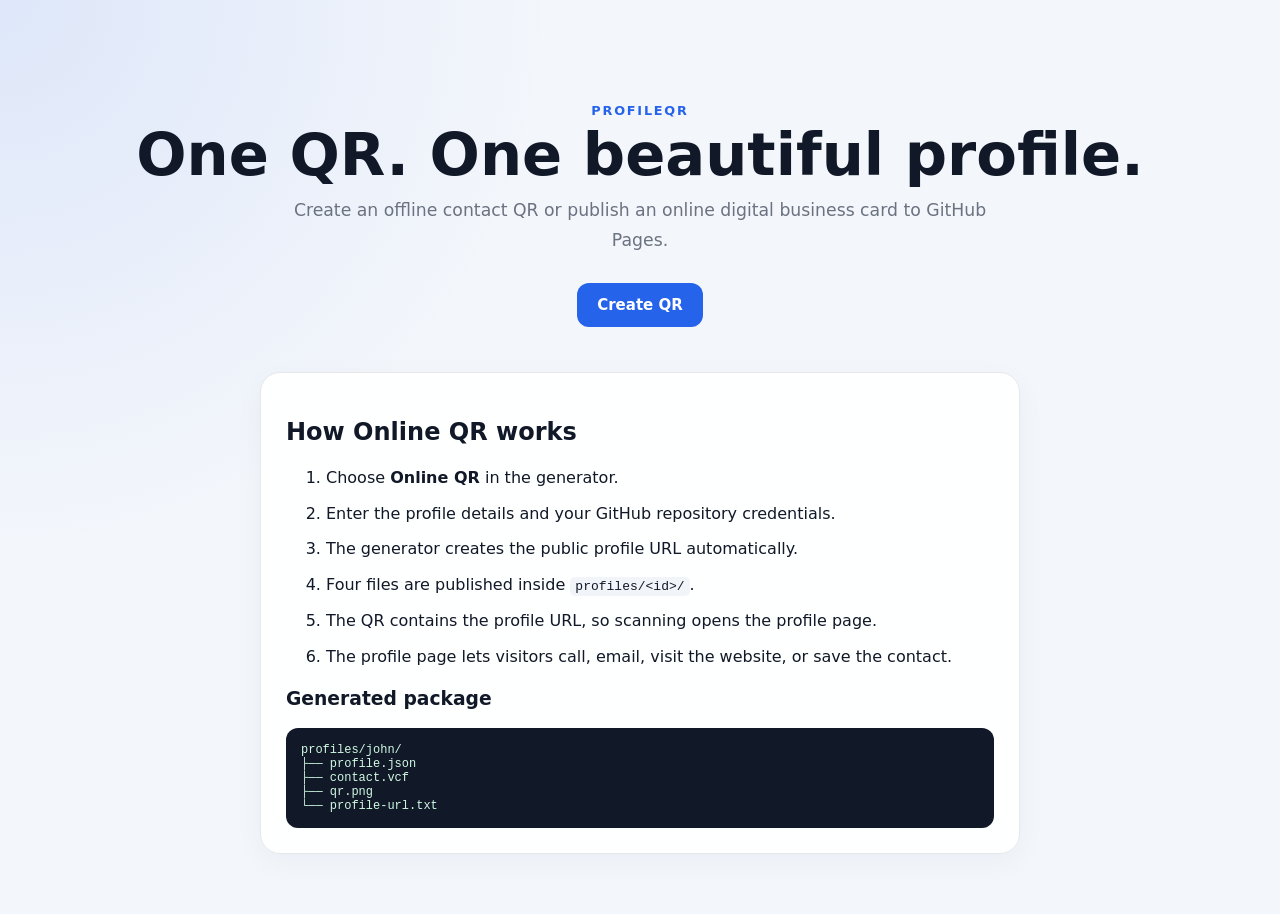
<file: index.html>
<!DOCTYPE html>
<html lang="en">
<head>
    <meta charset="UTF-8">
    <meta name="viewport" content="width=device-width, initial-scale=1.0">
    <title>ProfileQR AAA</title>
    <link rel="stylesheet" href="style.css">
</head>
<body>
<div class="container">
    <div class="hero">
        <span class="eyebrow">ProfileQR</span>
        <h1>One QR. One beautiful profile.</h1>
        <p>Create an offline contact QR or publish an online digital business card to GitHub Pages.</p>
        <div class="actions">
            <a class="btn primary" href="admin.html">Create QR</a>
        </div>
    </div>

    <div class="info-card">
        <h2>How Online QR works</h2>
        <ol>
            <li>Choose <strong>Online QR</strong> in the generator.</li>
            <li>Enter the profile details and your GitHub repository credentials.</li>
            <li>The generator creates the public profile URL automatically.</li>
            <li>Four files are published inside <code>profiles/&lt;id&gt;/</code>.</li>
            <li>The QR contains the profile URL, so scanning opens the profile page.</li>
            <li>The profile page lets visitors call, email, visit the website, or save the contact.</li>
        </ol>

        <h3>Generated package</h3>
        <pre class="package-tree">profiles/john/
├── profile.json
├── contact.vcf
├── qr.png
└── profile-url.txt</pre>
    </div>
</div>
</body>
</html>
</file>
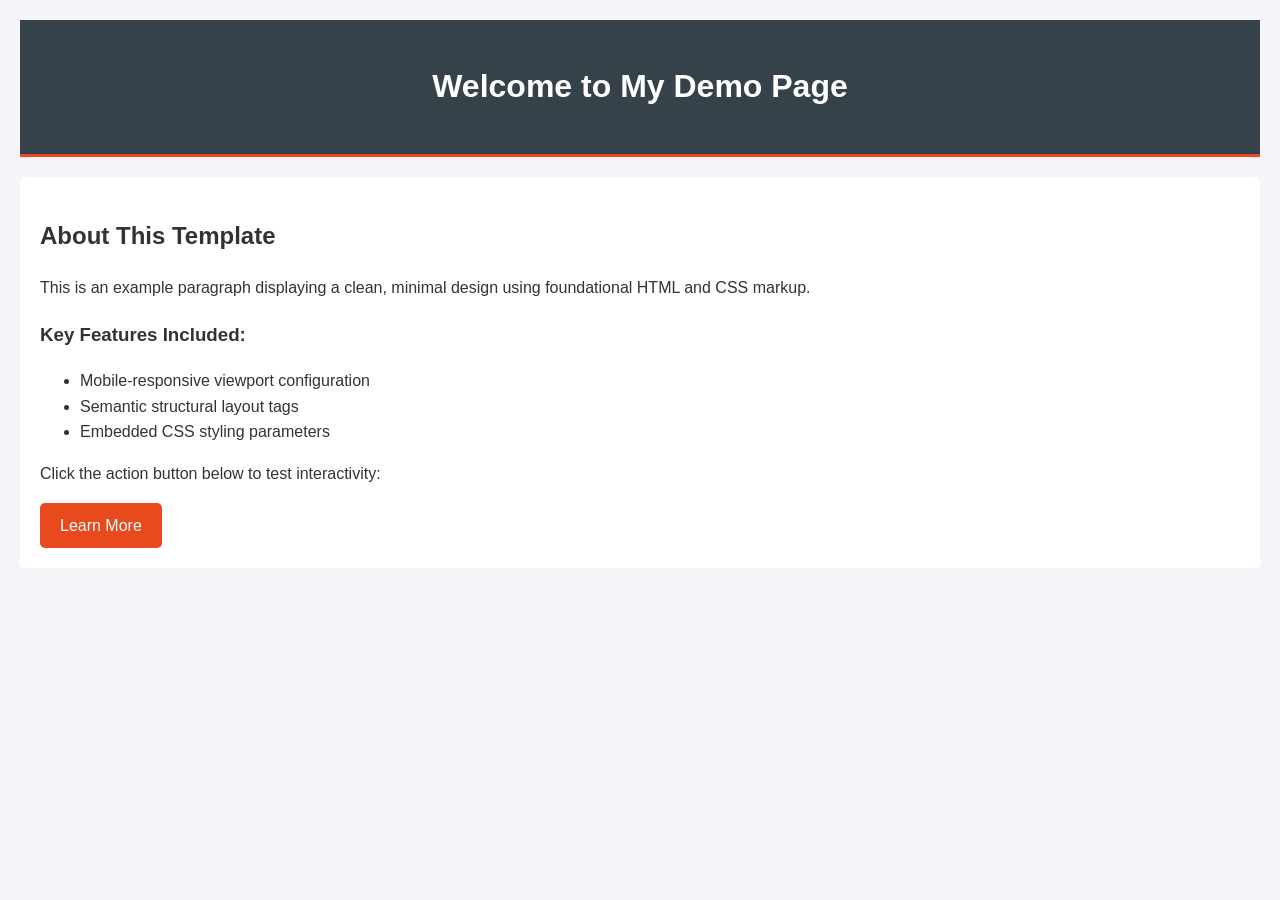
<file: web/index.html>
<!DOCTYPE html>
<html lang="en">
<head>
    <meta charset="UTF-8">
    <meta name="viewport" content="width=device-width, initial-scale=1.0">
    <title>Demo Sample Webpage</title>
    <style>
        body {
            font-family: Arial, sans-serif;
            line-height: 1.6;
            margin: 0;
            padding: 20px;
            background-color: #f4f4f9;
            color: #333;
        }
        header {
            background: #35424a;
            color: #ffffff;
            padding: 20px;
            text-align: center;
            border-bottom: #e8491d 3px solid;
        }
        main {
            padding: 20px;
            background: #ffffff;
            margin-top: 20px;
            border-radius: 5px;
        }
        .btn {
            display: inline-block;
            background: #e8491d;
            color: #ffffff;
            padding: 10px 20px;
            text-decoration: none;
            border-radius: 5px;
        }
        .btn:hover {
            background: #333333;
        }
    </style>
</head>
<body>

    <header>
        <h1>Welcome to My Demo Page</h1>
    </header>

    <main>
        <h2>About This Template</h2>
        <p>This is an example paragraph displaying a clean, minimal design using foundational HTML and CSS markup.</p>
        
        <h3>Key Features Included:</h3>
        <ul>
            <li>Mobile-responsive viewport configuration</li>
            <li>Semantic structural layout tags</li>
            <li>Embedded CSS styling parameters</li>
        </ul>

        <p>Click the action button below to test interactivity:</p>
        <a href="https://example.com" class="btn" target="_blank">Learn More</a>
    </main>

</body>
</html>
</file>
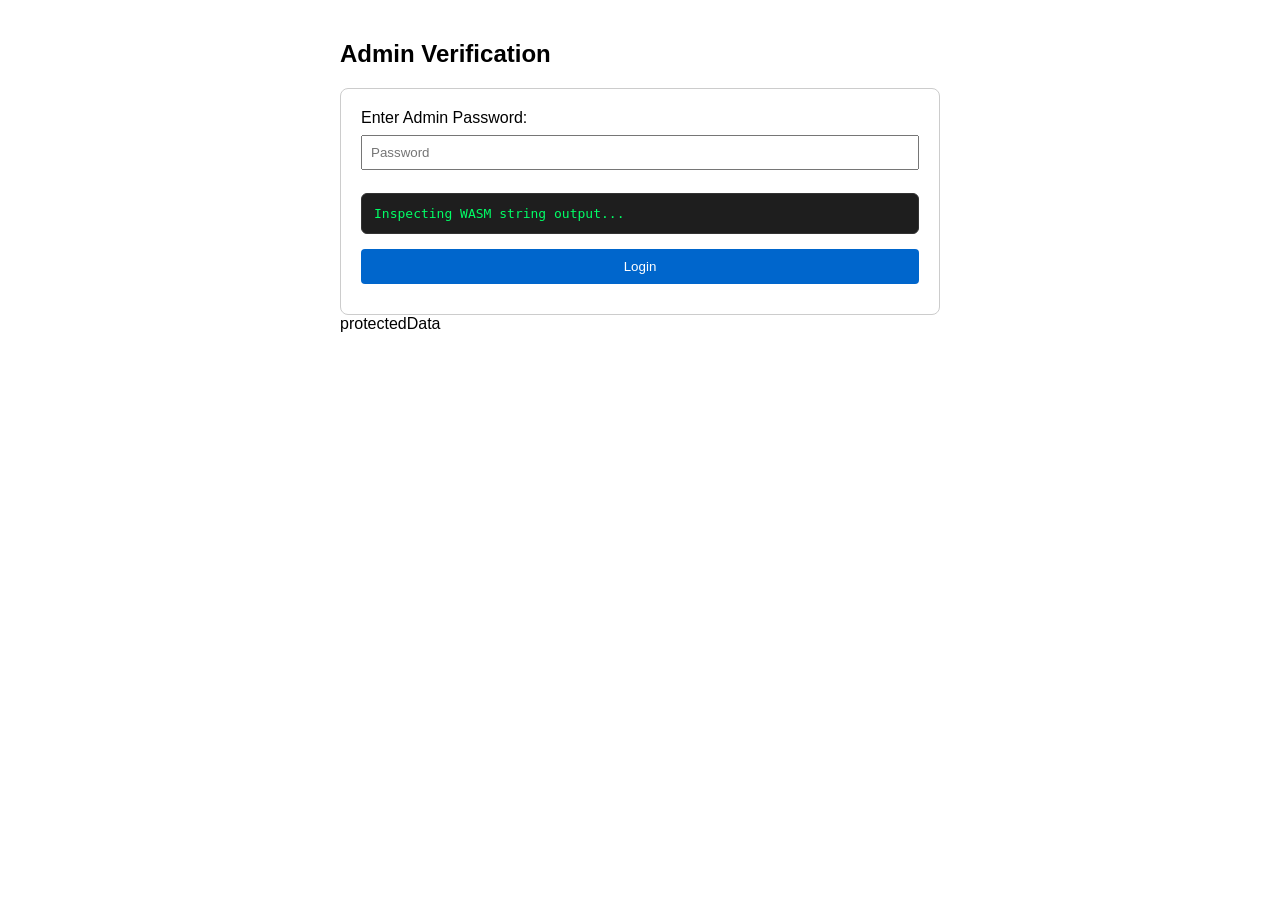
<file: admin_check.html>
<!DOCTYPE html>
<html lang="en">
<head>
  <meta charset="UTF-8">
  <title>Admin Dashboard - WASM Inspector</title>
  <style>
    body { font-family: sans-serif; padding: 20px; max-width: 600px; margin: auto; }
    .hidden { display: none; }
    .card { border: 1px solid #ccc; padding: 20px; border-radius: 8px; margin-top: 15px; }
    input { width: 100%; padding: 8px; margin: 8px 0; box-sizing: border-box; }
    button { background: #0066cc; color: #fff; padding: 10px; border: none; width: 100%; border-radius: 4px; cursor: pointer; }
    .error { color: red; margin-top: 10px; }
    
    /* Style for WASM Debug Inspection */
    .test-box { 
      background: #1e1e1e; 
      color: #00ff66; 
      border: 1px solid #333; 
      padding: 12px; 
      border-radius: 6px; 
      font-family: monospace; 
      font-size: 13px;
      word-break: break-all;
      white-space: pre-wrap;
      margin: 15px 0;
    }
  </style>


</head>
<body>

  <h2>Admin Verification</h2>

  <!-- LOGIN FORM -->
  <div id="loginForm" class="card">
    <label for="adminPass">Enter Admin Password:</label>
    <input type="password" id="adminPass" placeholder="Password">

    <!-- WASM STRING INSPECTOR OUTPUT -->
    <p class="test-box" id="wasmPreview">Inspecting WASM string output...</p>

    <div id="manualTokenContainer" class="hidden">
      <label for="manualToken">GitHub Token (WASM Token Not Found):</label>
      <input type="password" id="manualToken" placeholder="ghp_... or github_pat_...">
    </div>

    <button onclick="attemptLogin()">Login</button>
    <div id="statusMsg" class="error"></div>
  </div>
<div id="protectedData">protectedData</div>
   <!-- 1. Include check_url.js -->
  <script src="./check_url.js"></script>
</body>
</html>
</file>
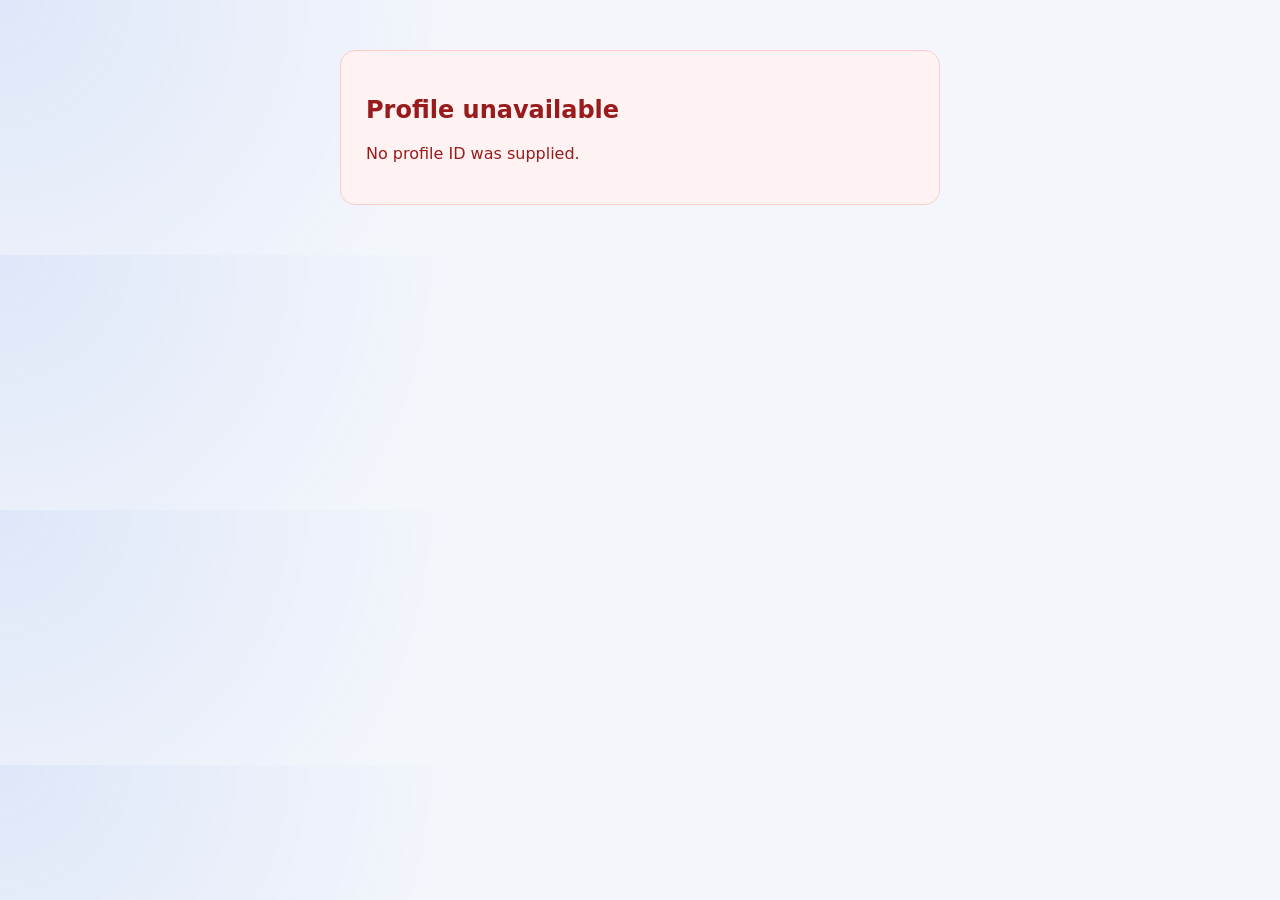
<file: profile.html>
<!DOCTYPE html>
<html lang="en">
<head>
<meta charset="UTF-8">
<meta name="viewport" content="width=device-width, initial-scale=1.0">
<title>Contact Profile</title>
<link rel="stylesheet" href="style.css">
</head>
<body>
<div id="app"><div class="loading">Loading profile...</div></div>

<script>
"use strict";

const app = document.getElementById("app");
const params = new URLSearchParams(window.location.search);
const id = params.get("id");

function escapeHTML(value) {
  return String(value || "")
    .replace(/&/g, "&amp;").replace(/</g, "&lt;").replace(/>/g, "&gt;")
    .replace(/"/g, "&quot;").replace(/'/g, "&#039;");
}

function escapeVCard(value) {
  if (!value) return "";
  return String(value).replace(/\\/g, "\\\\").replace(/\n/g, "\\n").replace(/;/g, "\\;").replace(/,/g, "\\,");
}

function normalizeWebsite(value) {
  const v = String(value || "").trim();
  return !v ? "" : (/^https?:\/\//i.test(v) ? v : "https://" + v);
}

function createVCard(profile) {
  const nameParts = String(profile.name || "").trim().split(/\s+/).filter(Boolean);
  const firstName = nameParts.shift() || "";
  const lastName = nameParts.join(" ");
  const addressLines = [profile.address1, profile.address2, profile.address3]
    .filter(Boolean)
    .map((address, index) => `ADR;TYPE=${index === 0 ? "HOME" : index === 1 ? "WORK" : "OTHER"}:;;${escapeVCard(address)};;;;`);
  const social = profile.social || {};
  const socialLines = [
    ["LinkedIn", social.linkedin], ["WeChat", social.wechat], ["Facebook", social.facebook],
    ["Instagram", social.instagram], ["X", social.x], ["TikTok", social.tiktok], ["YouTube", social.youtube]
  ].filter(([, url]) => url).map(([name, url]) => `X-SOCIALPROFILE;TYPE=${name}:${escapeVCard(url)}`);

  const photo = profile.photo ? `PHOTO;ENCODING=b;TYPE=JPEG:${String(profile.photo).split(",")[1]}` : "";

  return [
    "BEGIN:VCARD","VERSION:3.0",
    `N:${escapeVCard(lastName)};${escapeVCard(firstName)};;;`,
    `FN:${escapeVCard(profile.name)}`,
    profile.jobTitle ? `TITLE:${escapeVCard(profile.jobTitle)}` : "",
    profile.company ? `ORG:${escapeVCard(profile.company)}` : "",
    profile.phone ? `TEL;TYPE=VOICE:${escapeVCard(profile.phone)}` : "",
    profile.mobile ? `TEL;TYPE=CELL:${escapeVCard(profile.mobile)}` : "",
    profile.email ? `EMAIL:${escapeVCard(profile.email)}` : "",
    ...addressLines,
    profile.website ? `URL:${escapeVCard(normalizeWebsite(profile.website))}` : "",
    ...socialLines,
    profile.about ? `NOTE:${escapeVCard(profile.about)}` : "",
    profile.additionalInformation ? `X-ADDITIONAL-INFORMATION:${escapeVCard(profile.additionalInformation)}` : "",
    photo,"END:VCARD"
  ].filter(Boolean).join("\r\n");
}

function saveContact(profile) {
  const blob = new Blob([createVCard(profile)], {type:"text/vcard;charset=utf-8"});
  const url = URL.createObjectURL(blob);
  const a = document.createElement("a");
  a.href = url; a.download = profile.id + "-contact.vcf";
  document.body.appendChild(a); a.click(); a.remove();
  setTimeout(() => URL.revokeObjectURL(url), 1000);
}

async function loadProfile() {
  if (!id) throw new Error("No profile ID was supplied.");
  const safeId = encodeURIComponent(id);
  const urls = [`profiles/${safeId}/profile.json`, `profiles/${safeId}.json`];
  for (const url of urls) {
    const response = await fetch(url, {cache:"no-store"});
    if (response.ok) return response.json();
  }
  throw new Error("Profile not found.");
}

const SOCIAL_META = {
  linkedin: {label:"LinkedIn", icon:"in"},
  wechat: {label:"WeChat", icon:"W"},
  facebook: {label:"Facebook", icon:"f"},
  instagram: {label:"Instagram", icon:"◎"},
  x: {label:"X", icon:"𝕏"},
  tiktok: {label:"TikTok", icon:"♪"},
  youtube: {label:"YouTube", icon:"▶"}
};

function socialLinks(profile) {
  const social = profile.social || {};
  return Object.keys(SOCIAL_META).filter(key => social[key]).map(key => {
    const meta = SOCIAL_META[key];
    const url = normalizeWebsite(social[key]);
    return `<a class="social-link social-${key}" href="${escapeHTML(url)}" target="_blank" rel="noopener noreferrer" aria-label="${meta.label}" title="${meta.label}">
      <span class="social-icon">${meta.icon}</span><span>${meta.label}</span>
    </a>`;
  }).join("");
}

function renderProfile(profile) {
  document.title = profile.name || "Contact Profile";

  const phoneLink = profile.phone
    ? `<div class="contact-row"><span>📞</span><a href="tel:${escapeHTML(profile.phone)}">${escapeHTML(profile.phone)}</a></div>` : "";
  const mobileLink = profile.mobile
    ? `<div class="contact-row"><span>📱</span><a href="tel:${escapeHTML(profile.mobile)}">${escapeHTML(profile.mobile)}</a></div>` : "";
  const emailLink = profile.email
    ? `<div class="contact-row"><span>✉️</span><a href="mailto:${escapeHTML(profile.email)}">${escapeHTML(profile.email)}</a></div>` : "";
  const websiteLink = profile.website
    ? `<div class="contact-row"><span>🌐</span><a href="${escapeHTML(normalizeWebsite(profile.website))}" target="_blank" rel="noopener">Website</a></div>` : "";
  const companyRow = profile.company
    ? `<div class="contact-row"><span>🏢</span><span>${escapeHTML(profile.company)}</span></div>` : "";

  const address = profile.address1 || profile.address2
    ? `<section class="profile-section"><h3>Address</h3><div>${escapeHTML(profile.address1)}</div><div>${escapeHTML(profile.address2)}</div></section>` : "";
  const about = profile.about
    ? `<section class="profile-section"><h3>About</h3><p>${escapeHTML(profile.about)}</p></section>` : "";
  const additional = profile.additionalInformation
    ? `<section class="profile-section"><h3>Additional Information</h3><div>${escapeHTML(profile.additionalInformation)}</div></section>` : "";
  const socials = socialLinks(profile)
    ? `<section class="profile-section"><h3>Social Media</h3><div class="social-links">${socialLinks(profile)}</div></section>` : "";

  app.innerHTML = `
    <div class="profile-page">
      <main class="profile">
        <div class="profile-badge">DIGITAL CONTACT</div>
        ${profile.photo
          ? `<img class="profile-avatar" src="${escapeHTML(profile.photo)}" alt="${escapeHTML(profile.name)}">`
          : `<div class="profile-avatar profile-avatar-placeholder">${escapeHTML((profile.name || "?").charAt(0).toUpperCase())}</div>`}
        <h1>${escapeHTML(profile.name)}</h1>
        <div class="title">${escapeHTML(profile.jobTitle)}</div>
        ${profile.company ? `<div class="company">${escapeHTML(profile.company)}</div>` : ""}
        <div class="profile-actions">
          <button id="saveContact" class="btn success">💾 Save Contact</button>
          ${profile.phone ? `<a class="btn primary" href="tel:${escapeHTML(profile.phone)}">📞 Call</a>` : ""}
          ${profile.mobile ? `<a class="btn primary" href="tel:${escapeHTML(profile.mobile)}">📱 Mobile</a>` : ""}
          ${profile.email ? `<a class="btn secondary" href="mailto:${escapeHTML(profile.email)}">✉️ Email</a>` : ""}
          ${profile.website ? `<a class="btn dark" href="${escapeHTML(normalizeWebsite(profile.website))}" target="_blank" rel="noopener">🌐 Website</a>` : ""}
        </div>

        <section class="profile-section">
          <h3>Contact</h3>
          ${phoneLink}${mobileLink}${emailLink}${websiteLink}${companyRow}
          ${socials ? `<div class="contact-socials">${socialLinks(profile)}</div>` : ""}
        </section>

        ${address}
        ${about}
        ${additional}
        ${socials}
        <div class="profile-footer">Powered by ProfileQR</div>
      </main>
    </div>`;

  document.getElementById("saveContact").addEventListener("click", () => saveContact(profile));
}

async function render() {
  try { renderProfile(await loadProfile()); }
  catch (error) {
    app.innerHTML = `<div class="error"><h2>Profile unavailable</h2><p>${escapeHTML(error.message)}</p></div>`;
  }
}
render();
</script>
</body>
</html>
</file>
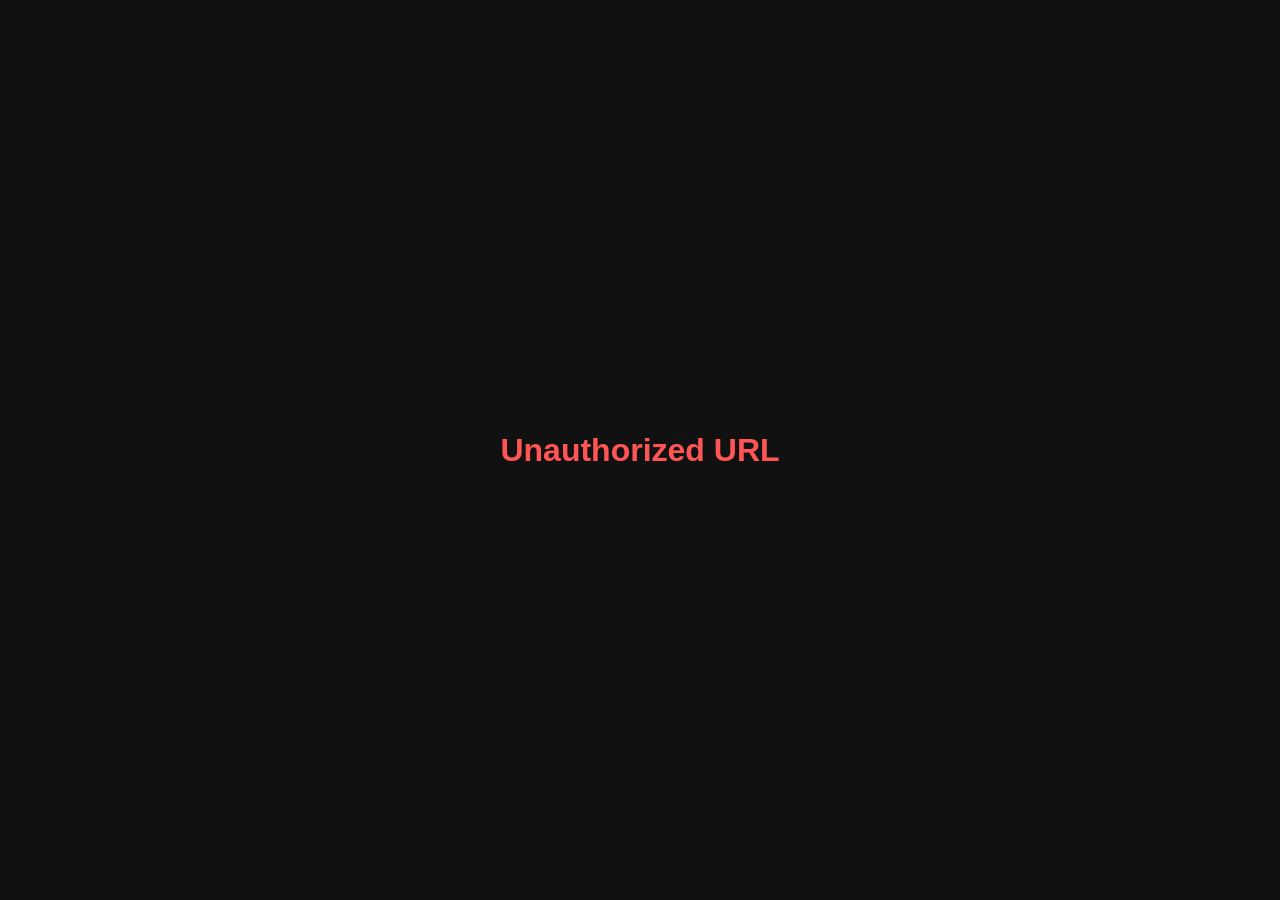
<file: check_url/check_url.html>
<!DOCTYPE html>
<html lang="en">
<head>
    <meta charset="UTF-8">
    <meta name="viewport" content="width=device-width, initial-scale=1.0">
    <title>ProfileQR</title>

    <style>
        body {
            margin: 0;
            min-height: 100vh;
            display: flex;
            align-items: center;
            justify-content: center;
            font-family: Arial, sans-serif;
            background: #111;
            color: white;
        }

        #loading {
            color: #aaa;
        }

        #app {
            display: none;
            text-align: center;
        }

        #unauthorized {
            display: none;
            text-align: center;
            color: #ff5555;
        }
    </style>
</head>

<body>

<div id="loading">
    Checking authorization...
</div>

<div id="unauthorized" style="display:none;">
    <h1>Unauthorized URL</h1>
</div>

<div id="app" style="display:none;">

    <h1>ProfileQR</h1>

    <p>Protected data:</p>

    <div id="protectedData"></div>

</div>

<script src="./check_url.js"></script>

</body>
</html>
</file>
<file: style.css>
:root {
    --primary: #111827;
    --accent: #2563eb;
    --accent-hover: #1d4ed8;
    --background: #f3f6fb;
    --card: #ffffff;
    --border: #e5e7eb;
    --text: #111827;
    --muted: #6b7280;
    --success: #059669;
    --shadow: 0 20px 60px rgba(15, 23, 42, .10);
}

* { box-sizing: border-box; }

body {
    margin: 0;
    font-family: Inter, system-ui, -apple-system, BlinkMacSystemFont, "Segoe UI", sans-serif;
    background:
        radial-gradient(circle at top left, rgba(37,99,235,.10), transparent 35%),
        var(--background);
    color: var(--text);
}

a { color: inherit; }

.container {
    width: min(1100px, calc(100% - 32px));
    margin: 0 auto;
    padding: 35px 0 60px;
}

.page-header { margin-bottom: 22px; }

.page-header h1, .hero h1 {
    margin: 5px 0 10px;
    font-size: clamp(2rem, 5vw, 3.7rem);
    line-height: 1.05;
}

.hero {
    text-align: center;
    padding: 65px 20px 45px;
}

.hero p {
    max-width: 700px;
    margin: 0 auto;
    color: var(--muted);
    font-size: 1.08rem;
    line-height: 1.7;
}

.eyebrow {
    display: inline-block;
    color: var(--accent);
    font-size: .8rem;
    font-weight: 800;
    letter-spacing: .14em;
    text-transform: uppercase;
}

.muted { color: var(--muted); }
.small { font-size: .88rem; }
.hidden { display: none !important; }

.actions { margin-top: 28px; }

.btn {
    display: inline-flex;
    align-items: center;
    justify-content: center;
    gap: 8px;
    padding: 13px 20px;
    border-radius: 12px;
    border: 0;
    cursor: pointer;
    text-decoration: none;
    font-size: 15px;
    font-weight: 700;
    transition: transform .15s ease, opacity .15s ease, background .15s ease;
}

.btn:hover { transform: translateY(-1px); }
.btn:disabled { opacity: .6; cursor: wait; transform: none; }
.btn.primary { background: var(--accent); color: white; }
.btn.primary:hover { background: var(--accent-hover); }
.btn.secondary { background: #eef2ff; color: #3730a3; }
.btn.success { background: var(--success); color: white; }
.btn.dark { background: #111827; color: white; }
.full { width: 100%; }

.info-card, .card {
    background: rgba(255,255,255,.96);
    border: 1px solid var(--border);
    border-radius: 20px;
    padding: 25px;
    box-shadow: 0 8px 30px rgba(15,23,42,.04);
}

.info-card {
    max-width: 760px;
    margin: 0 auto;
}

.info-card li { margin-bottom: 11px; line-height: 1.55; }

.mode-switch {
    display: grid;
    grid-template-columns: 1fr 1fr;
    gap: 10px;
    margin-bottom: 18px;
    padding: 10px;
}

.mode-btn {
    padding: 14px;
    border: 1px solid var(--border);
    border-radius: 12px;
    background: #f8fafc;
    color: var(--text);
    font: inherit;
    font-weight: 800;
    cursor: pointer;
}

.mode-btn.active {
    background: #eaf1ff;
    border-color: #93c5fd;
    color: #1d4ed8;
}

.notice {
    padding: 14px 16px;
    background: #eff6ff;
    border: 1px solid #bfdbfe;
    color: #1e40af;
    border-radius: 12px;
    margin-bottom: 18px;
    line-height: 1.5;
}

.settings-card { margin-bottom: 20px; }

.generator-grid {
    display: grid;
    grid-template-columns: 1fr 1fr;
    gap: 25px;
}

.card h2 { margin-top: 0; }

.form-grid {
    display: grid;
    grid-template-columns: 1fr 1fr;
    gap: 14px;
}

.form-group { margin-bottom: 16px; }

.form-group label {
    display: block;
    font-weight: 700;
    margin-bottom: 7px;
}

.form-group input,
.form-group textarea {
    width: 100%;
    padding: 12px 13px;
    border: 1px solid #d1d5db;
    border-radius: 10px;
    font: inherit;
    background: white;
}

.form-group textarea {
    min-height: 95px;
    resize: vertical;
}

.form-group input:focus,
.form-group textarea:focus {
    outline: 2px solid #bfdbfe;
    border-color: var(--accent);
}

.field-help {
    margin-top: 6px;
    color: var(--muted);
    font-size: .78rem;
}

.preview { text-align: center; }

.profile-photo {
    width: 140px;
    height: 140px;
    object-fit: cover;
    border-radius: 50%;
    border: 5px solid white;
    box-shadow: 0 5px 25px rgba(0,0,0,.12);
    background: #e5e7eb;
}

.url-box {
    margin: 18px 0;
    padding: 13px;
    border-radius: 12px;
    background: #f8fafc;
    border: 1px solid var(--border);
    overflow-wrap: anywhere;
}

.url-box a {
    color: var(--accent);
    text-decoration: none;
    font-weight: 700;
}

.qr-box {
    margin: 25px auto;
    width: 300px;
    min-height: 300px;
    display: flex;
    align-items: center;
    justify-content: center;
    background: white;
    border-radius: 14px;
    border: 1px solid var(--border);
}

.qr-box img {
    max-width: 100%;
    height: auto;
    display: block;
}

.code-box, .package-tree {
    text-align: left;
    background: #111827;
    color: #d1fae5;
    border-radius: 12px;
    padding: 15px;
    font-size: 12px;
    max-height: 280px;
    overflow: auto;
    white-space: pre-wrap;
    word-break: break-word;
}

.package-tree { margin: 10px 0 0; }

.button-grid {
    display: grid;
    grid-template-columns: 1fr 1fr;
    gap: 10px;
}

.button-grid .btn { width: 100%; }

.success-box, .error-box {
    margin-top: 18px;
    padding: 14px;
    border-radius: 12px;
    line-height: 1.5;
}

.success-box {
    background: #ecfdf5;
    border: 1px solid #a7f3d0;
    color: #065f46;
}

.success-box a {
    color: #047857;
    font-weight: 800;
    overflow-wrap: anywhere;
}

.error-box {
    background: #fef2f2;
    border: 1px solid #fecaca;
    color: #991b1b;
}

.profile-page {
    min-height: 100vh;
    display: flex;
    align-items: center;
    justify-content: center;
    padding: 30px 15px;
}

.profile {
    width: min(540px, 100%);
    background: rgba(255,255,255,.98);
    border-radius: 30px;
    padding: 35px 25px;
    text-align: center;
    box-shadow: var(--shadow);
    border: 1px solid var(--border);
}

.profile-badge {
    display: inline-block;
    padding: 7px 10px;
    border-radius: 999px;
    background: #eff6ff;
    color: #1d4ed8;
    font-size: .7rem;
    font-weight: 900;
    letter-spacing: .12em;
}

.profile-avatar {
    width: 150px;
    height: 150px;
    margin: 22px auto 0;
    display: block;
    object-fit: cover;
    border-radius: 50%;
    border: 6px solid white;
    box-shadow: 0 12px 35px rgba(0,0,0,.15);
}

.profile-avatar-placeholder {
    display: flex;
    align-items: center;
    justify-content: center;
    background: #e5e7eb;
    color: #374151;
    font-size: 3.5rem;
    font-weight: 900;
}

.profile h1 { margin: 20px 0 5px; }
.profile .title { color: var(--muted); }
.profile .company { color: var(--text); font-weight: 700; margin-top: 4px; }
.address-item { margin-bottom: 12px; line-height: 1.6; }
.address-item:last-child { margin-bottom: 0; }
.address-item strong { display: block; font-size: .82rem; color: var(--muted); margin-bottom: 3px; }
.profile .about {
    color: #4b5563;
    line-height: 1.7;
    margin: 20px 0;
}

.profile-actions {
    display: grid;
    gap: 10px;
    margin: 25px 0;
}

.profile-actions a,
.profile-actions button { width: 100%; }

.profile-section {
    text-align: left;
    padding: 18px 0;
    border-top: 1px solid var(--border);
}

.profile-section h3 { margin-top: 0; }

.contact-row {
    display: flex;
    align-items: center;
    gap: 10px;
    padding: 8px 0;
}

.contact-row a {
    color: var(--accent);
    text-decoration: none;
    overflow-wrap: anywhere;
}

.profile-footer {
    margin-top: 24px;
    color: #9ca3af;
    font-size: .78rem;
}

.loading {
    text-align: center;
    padding: 50px;
    color: var(--muted);
}

.error {
    max-width: 600px;
    margin: 50px auto;
    padding: 25px;
    background: #fef2f2;
    border: 1px solid #fecaca;
    color: #991b1b;
    border-radius: 15px;
}

code {
    background: #f1f5f9;
    padding: 2px 5px;
    border-radius: 5px;
}

@media (max-width: 800px) {
    .generator-grid { grid-template-columns: 1fr; }
    .form-grid { grid-template-columns: 1fr; }
    .button-grid { grid-template-columns: 1fr; }
    .container { padding: 20px 0 40px; }
    .mode-switch { grid-template-columns: 1fr; }
}


/* ProfileQR updates */
.input-with-action { display: flex; gap: 8px; align-items: stretch; }
.input-with-action input { flex: 1; min-width: 0; }
.small-btn { padding: 10px 13px; white-space: nowrap; }
.social-input-grid { display: grid; grid-template-columns: 1fr 1fr; gap: 10px; }
.company { color: var(--text); font-weight: 700; margin-top: 5px; }
.preview #previewCompany { margin-top: -4px; }
.qr-error { padding: 20px; color: #991b1b; text-align: center; line-height: 1.5; }
.social-links { display: grid; grid-template-columns: 1fr 1fr; gap: 10px; }
.social-link {
    display: flex;
    align-items: center;
    gap: 10px;
    padding: 10px 12px;
    border: 1px solid var(--border);
    border-radius: 12px;
    text-decoration: none;
    color: var(--text);
    background: #f8fafc;
    font-weight: 700;
}
.social-link:hover { transform: translateY(-1px); background: #eef2ff; }
.social-icon {
    width: 30px;
    height: 30px;
    border-radius: 8px;
    display: inline-flex;
    align-items: center;
    justify-content: center;
    background: #111827;
    color: white;
    font-weight: 900;
    flex: 0 0 30px;
}
.contact-socials { margin-top: 12px; }
.contact-socials .social-links { grid-template-columns: 1fr; }
.contact-socials .social-link { padding: 7px 0; border: 0; background: transparent; }
.contact-socials .social-link:hover { background: transparent; }

@media (max-width: 600px) {
    .social-input-grid, .social-links { grid-template-columns: 1fr; }
    .input-with-action { flex-direction: column; }
    .small-btn { width: 100%; }
}
</file>
